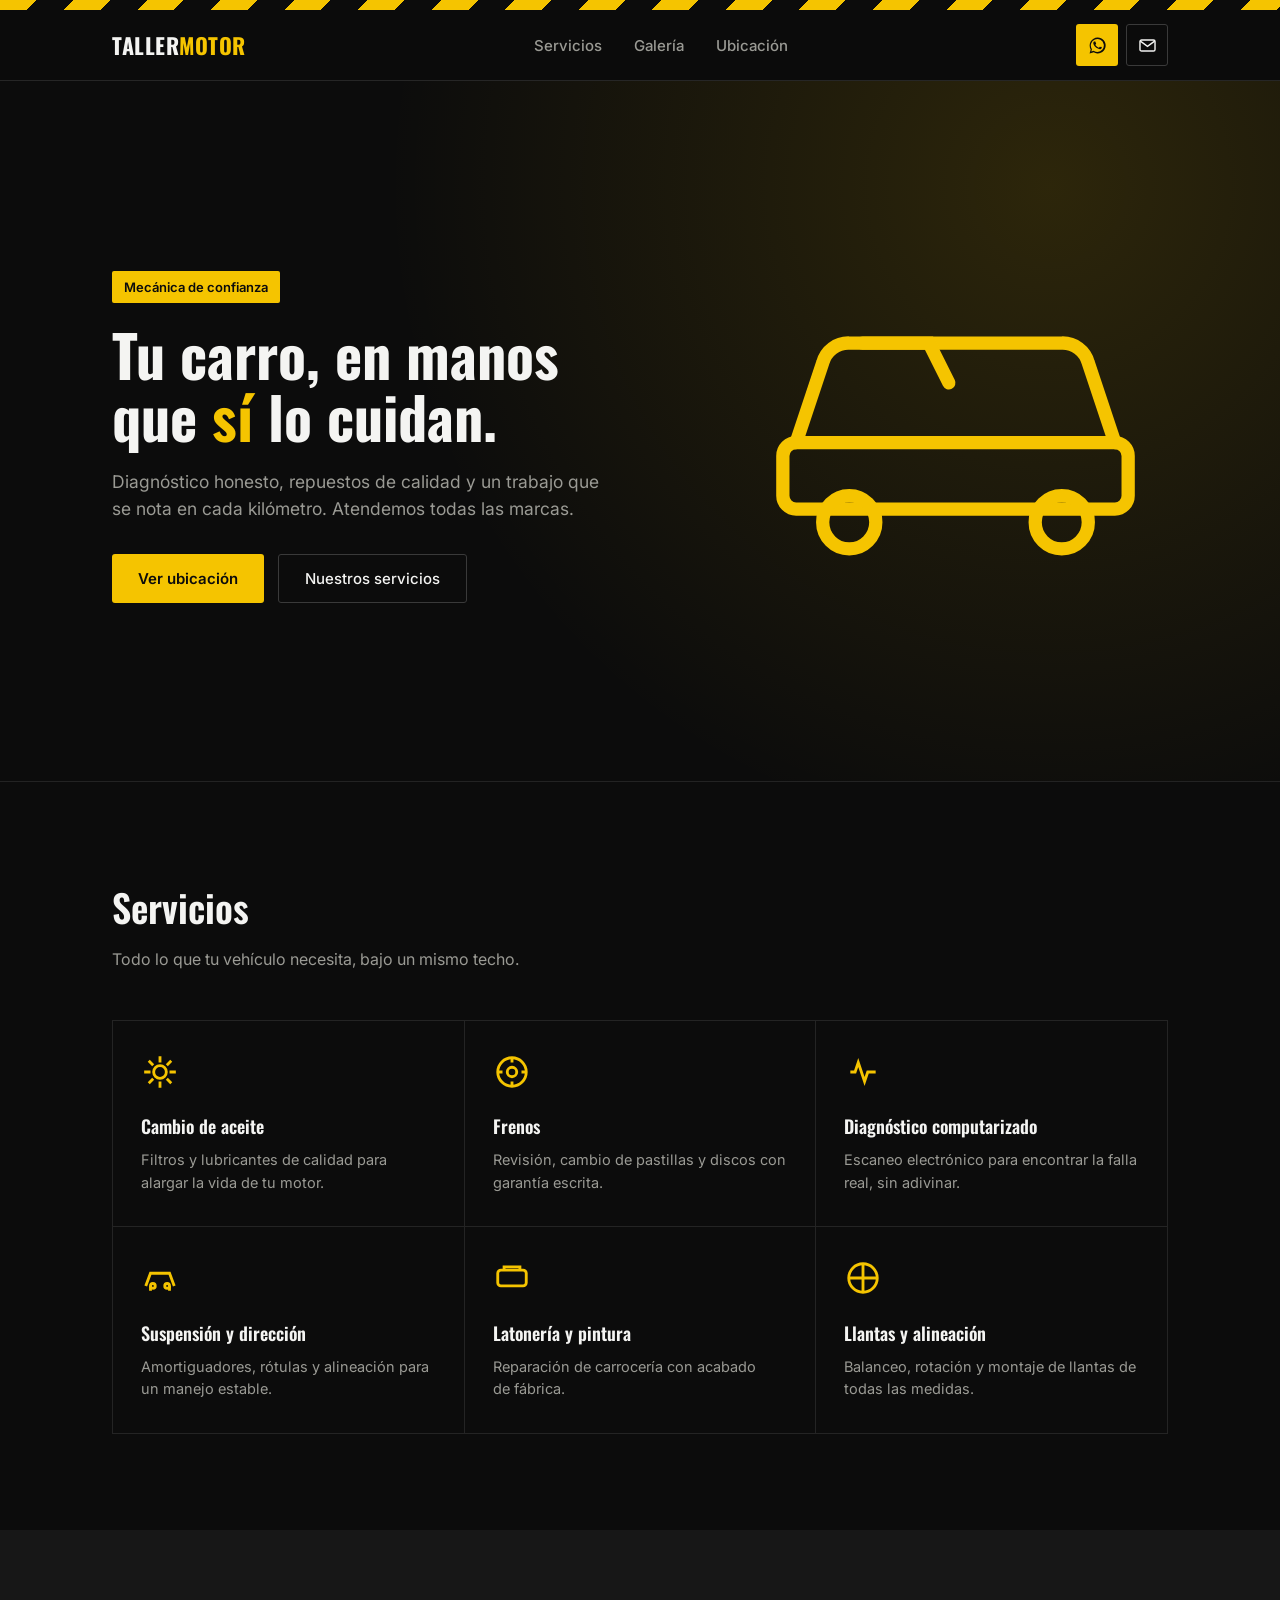
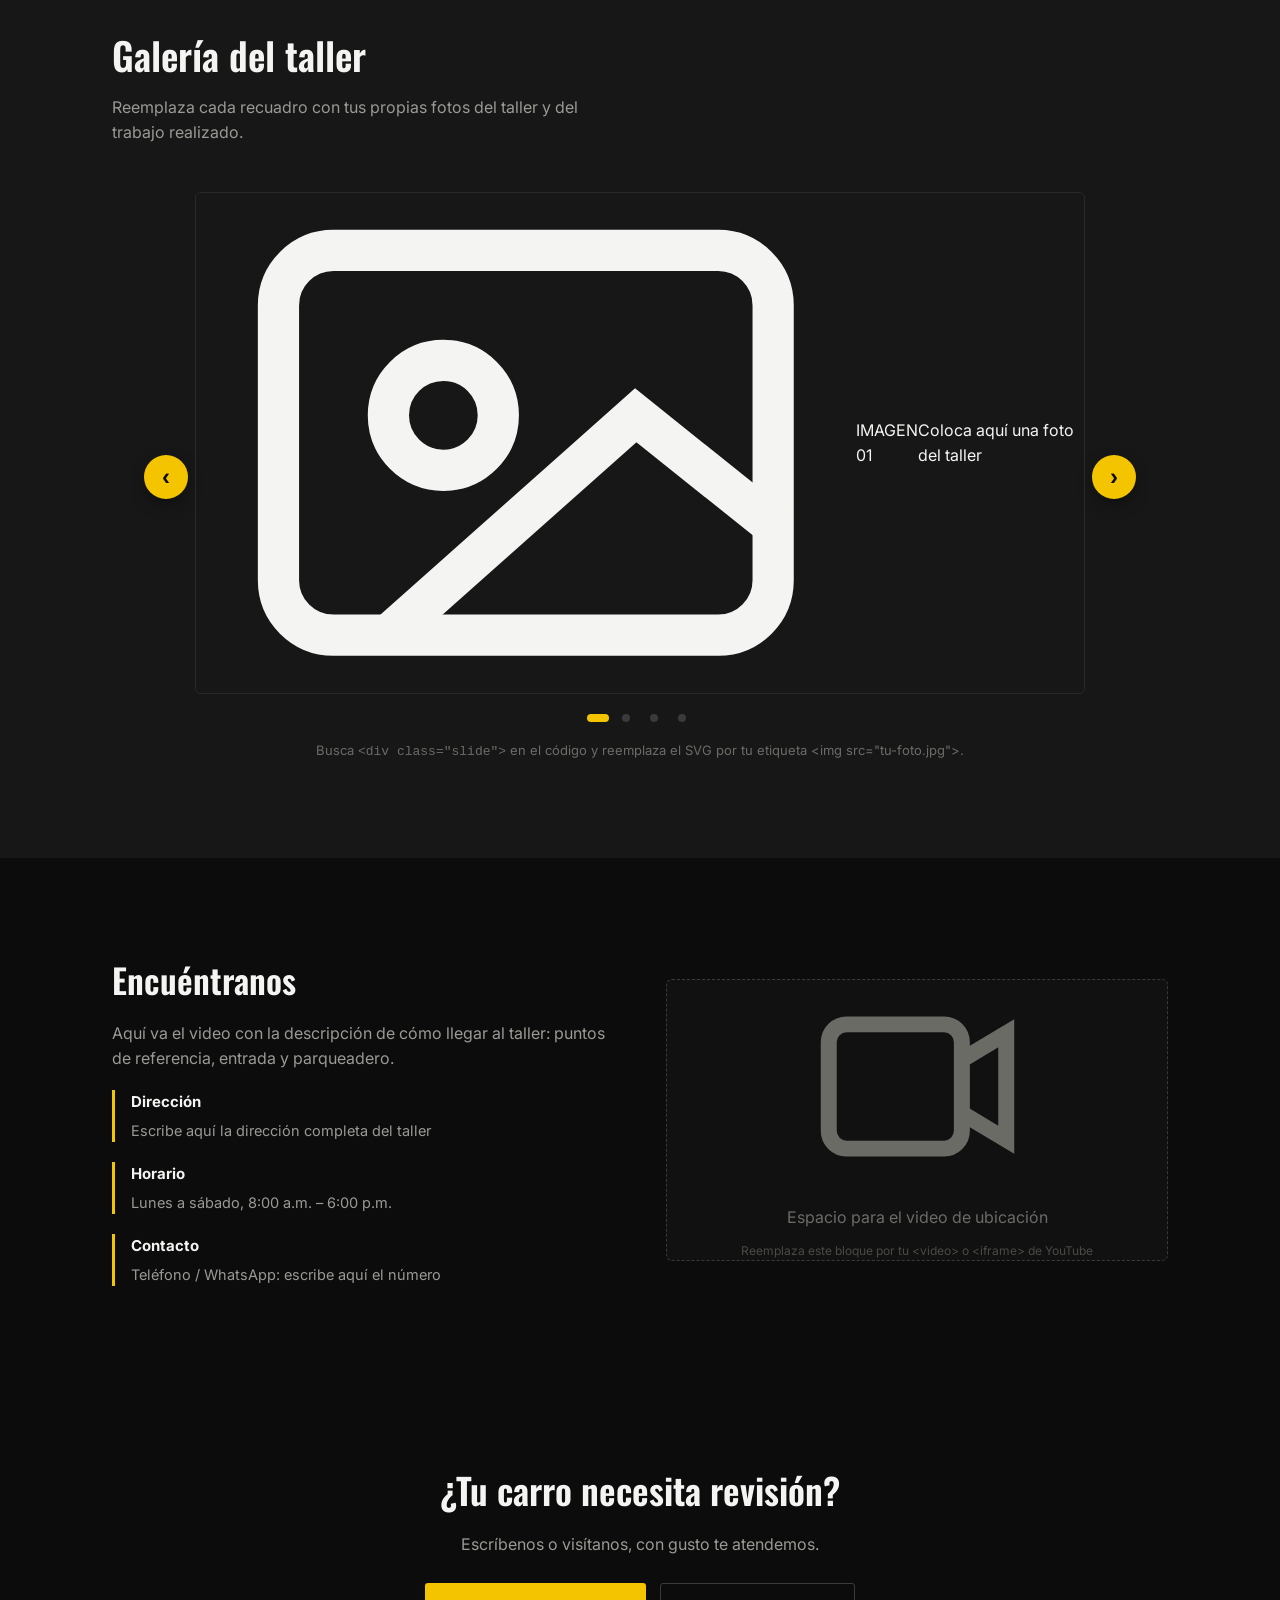
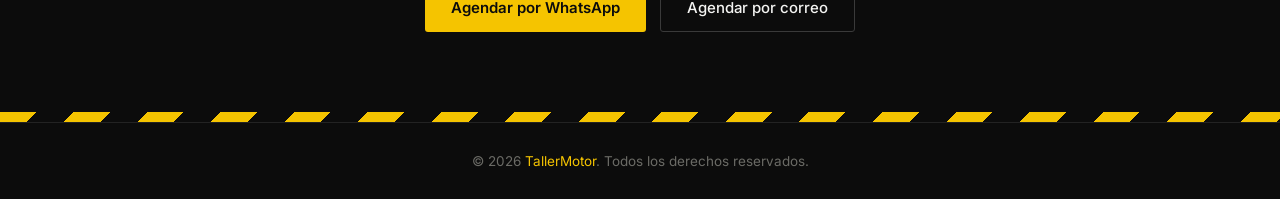
<file: Taller Automotriz.html>
<!DOCTYPE html>
<html lang="es">
<head>
<meta charset="UTF-8">
<meta name="viewport" content="width=device-width, initial-scale=1, viewport-fit=cover">
<title>Taller Automotriz</title>
<link rel="stylesheet" href="styles.css">
<link rel="preconnect" href="https://fonts.googleapis.com">
<link rel="preconnect" href="https://fonts.gstatic.com" crossorigin>
<link href="https://fonts.googleapis.com/css2?family=Oswald:wght@500;600;700&family=Inter:wght@400;500;600&display=swap" rel="stylesheet">
</head>
<body>

<div class="stripe"></div>
<header>
  <nav class="wrap">
    <div class="brand">TALLER<span>MOTOR</span></div>
    <ul>
      <li><a href="#servicios">Servicios</a></li>
      <li><a href="#galeria">Galería</a></li>
      <li><a href="#ubicacion">Ubicación</a></li>
    </ul>
    <div class="nav-actions">
      <a class="icon-btn wa" href="https://wa.me/573001234567?text=Hola%2C%20quiero%20agendar%20una%20cita" target="_blank" rel="noopener" aria-label="Agendar por WhatsApp">
        <svg viewBox="0 0 24 24" fill="currentColor"><path d="M17.5 14.4c-.3-.1-1.7-.8-2-.9-.3-.1-.5-.1-.6.1-.2.3-.7.9-.9 1-.2.2-.3.2-.6.1-.3-.1-1.2-.4-2.3-1.4-.9-.8-1.4-1.7-1.6-2-.2-.3 0-.5.1-.6.1-.1.3-.3.4-.5.1-.1.2-.3.2-.4.1-.2 0-.3 0-.5-.1-.1-.6-1.5-.8-2-.2-.5-.4-.4-.6-.5h-.5c-.2 0-.5.1-.7.3-.2.3-.9.9-.9 2.1s.9 2.5 1.1 2.7c.1.2 1.9 2.9 4.6 4 .6.3 1.1.4 1.5.6.6.2 1.2.2 1.6.1.5-.1 1.7-.7 1.9-1.3.2-.6.2-1.2.2-1.3-.1-.1-.2-.2-.5-.3z"/><path d="M12 2a10 10 0 0 0-8.6 15L2 22l5.2-1.4A10 10 0 1 0 12 2zm0 18.2c-1.6 0-3.1-.4-4.5-1.3l-.3-.2-3 .8.8-2.9-.2-.3A8.2 8.2 0 1 1 12 20.2z"/></svg>
      </a>
      <a class="icon-btn mail" href="mailto:contacto@tutaller.com?subject=Agendar%20cita" aria-label="Agendar por correo">
        <svg viewBox="0 0 24 24" fill="none" stroke="currentColor" stroke-width="1.8"><rect x="2.5" y="5" width="19" height="14" rx="2"/><path d="M3 6.5l9 6.5 9-6.5"/></svg>
      </a>
    </div>
  </nav>
</header>

<section class="hero">
  <div class="wrap">
    <div>
      <span class="eyebrow-tag">Mecánica de confianza</span>
      <h1>Tu carro, en manos que <em>sí</em> lo cuidan.</h1>
      <p>Diagnóstico honesto, repuestos de calidad y un trabajo que se nota en cada kilómetro. Atendemos todas las marcas.</p>
      <div class="hero-actions">
        <a class="btn-primary" href="#ubicacion">Ver ubicación</a>
        <a class="btn-ghost" href="#servicios">Nuestros servicios</a>
      </div>
    </div>
    <div class="hero-visual">
      <svg viewBox="0 0 64 64" fill="none" stroke="currentColor" stroke-width="2" style="color:var(--amarillo)">
        <path d="M8 40l4-12a4 4 0 0 1 4-3h32a4 4 0 0 1 4 3l4 12" stroke-linecap="round" stroke-linejoin="round"/>
        <rect x="6" y="40" width="52" height="10" rx="2"/>
        <circle cx="16" cy="52" r="4"/>
        <circle cx="48" cy="52" r="4"/>
        <path d="M18 25h10l3 6" stroke-linecap="round"/>
      </svg>
    </div>
  </div>
</section>

<section class="section" id="servicios">
  <div class="wrap">
    <div class="section-head">
      <h2>Servicios</h2>
      <p>Todo lo que tu vehículo necesita, bajo un mismo techo.</p>
    </div>
    <div class="servicios-grid">
      <div class="servicio">
        <svg class="icon" viewBox="0 0 24 24" fill="none" stroke="currentColor" stroke-width="1.8"><path d="M12 2v4M12 18v4M4.9 4.9l2.8 2.8M16.3 16.3l2.8 2.8M2 12h4M18 12h4M4.9 19.1l2.8-2.8M16.3 7.7l2.8-2.8"/><circle cx="12" cy="12" r="4"/></svg>
        <h3>Cambio de aceite</h3>
        <p>Filtros y lubricantes de calidad para alargar la vida de tu motor.</p>
      </div>
      <div class="servicio">
        <svg class="icon" viewBox="0 0 24 24" fill="none" stroke="currentColor" stroke-width="1.8"><circle cx="12" cy="12" r="9"/><circle cx="12" cy="12" r="3"/><path d="M12 3v3M12 18v3M3 12h3M18 12h3"/></svg>
        <h3>Frenos</h3>
        <p>Revisión, cambio de pastillas y discos con garantía escrita.</p>
      </div>
      <div class="servicio">
        <svg class="icon" viewBox="0 0 24 24" fill="none" stroke="currentColor" stroke-width="1.8"><path d="M4 12h3l2-6 4 12 2-6h5"/></svg>
        <h3>Diagnóstico computarizado</h3>
        <p>Escaneo electrónico para encontrar la falla real, sin adivinar.</p>
      </div>
      <div class="servicio">
        <svg class="icon" viewBox="0 0 24 24" fill="none" stroke="currentColor" stroke-width="1.8"><path d="M3 17l3-8h12l3 8"/><path d="M6 17v3M18 17v3"/><circle cx="7.5" cy="17" r="1.5"/><circle cx="16.5" cy="17" r="1.5"/></svg>
        <h3>Suspensión y dirección</h3>
        <p>Amortiguadores, rótulas y alineación para un manejo estable.</p>
      </div>
      <div class="servicio">
        <svg class="icon" viewBox="0 0 24 24" fill="none" stroke="currentColor" stroke-width="1.8"><rect x="3" y="7" width="18" height="10" rx="2"/><path d="M7 7V5h10v2"/></svg>
        <h3>Latonería y pintura</h3>
        <p>Reparación de carrocería con acabado de fábrica.</p>
      </div>
      <div class="servicio">
        <svg class="icon" viewBox="0 0 24 24" fill="none" stroke="currentColor" stroke-width="1.8"><path d="M12 3v18M3 12h18"/><circle cx="12" cy="12" r="9"/></svg>
        <h3>Llantas y alineación</h3>
        <p>Balanceo, rotación y montaje de llantas de todas las medidas.</p>
      </div>
    </div>
  </div>
</section>

<section class="section alt" id="galeria">
  <div class="wrap">
    <div class="section-head">
      <h2>Galería del taller</h2>
      <p>Reemplaza cada recuadro con tus propias fotos del taller y del trabajo realizado.</p>
    </div>
    <div class="carrusel">
      <button class="carrusel-btn prev" aria-label="Anterior">‹</button>
      <div class="carrusel-viewport">
        <div class="carrusel-track" id="track">
          <div class="slide"><svg viewBox="0 0 24 24" fill="none" stroke="currentColor" stroke-width="1.5"><rect x="3" y="5" width="18" height="14" rx="2"/><circle cx="9" cy="11" r="2"/><path d="M21 15l-5-4-9 8"/></svg><div class="num">IMAGEN 01</div><div class="txt">Coloca aquí una foto del taller</div></div>
          <div class="slide"><svg viewBox="0 0 24 24" fill="none" stroke="currentColor" stroke-width="1.5"><rect x="3" y="5" width="18" height="14" rx="2"/><circle cx="9" cy="11" r="2"/><path d="M21 15l-5-4-9 8"/></svg><div class="num">IMAGEN 02</div><div class="txt">Coloca aquí una foto de un vehículo atendido</div></div>
          <div class="slide"><svg viewBox="0 0 24 24" fill="none" stroke="currentColor" stroke-width="1.5"><rect x="3" y="5" width="18" height="14" rx="2"/><circle cx="9" cy="11" r="2"/><path d="M21 15l-5-4-9 8"/></svg><div class="num">IMAGEN 03</div><div class="txt">Coloca aquí una foto del equipo de trabajo</div></div>
          <div class="slide"><svg viewBox="0 0 24 24" fill="none" stroke="currentColor" stroke-width="1.5"><rect x="3" y="5" width="18" height="14" rx="2"/><circle cx="9" cy="11" r="2"/><path d="M21 15l-5-4-9 8"/></svg><div class="num">IMAGEN 04</div><div class="txt">Coloca aquí una foto de instalaciones</div></div>
        </div>
      </div>
      <button class="carrusel-btn next" aria-label="Siguiente">›</button>
      <div class="dots" id="dots"></div>
      <p class="carrusel-note">Busca <code>&lt;div class="slide"&gt;</code> en el código y reemplaza el SVG por tu etiqueta &lt;img src="tu-foto.jpg"&gt;.</p>
    </div>
  </div>
</section>

<section class="section ubicacion" id="ubicacion">
  <div class="wrap">
    <div>
      <h2>Encuéntranos</h2>
      <p>Aquí va el video con la descripción de cómo llegar al taller: puntos de referencia, entrada y parqueadero.</p>
      <div class="direccion">
        <strong>Dirección</strong>
        <span>Escribe aquí la dirección completa del taller</span>
      </div>
      <div class="direccion">
        <strong>Horario</strong>
        <span>Lunes a sábado, 8:00 a.m. – 6:00 p.m.</span>
      </div>
      <div class="direccion">
        <strong>Contacto</strong>
        <span>Teléfono / WhatsApp: escribe aquí el número</span>
      </div>
    </div>
    <div class="video-slot">
      <svg viewBox="0 0 24 24" fill="none" stroke="currentColor" stroke-width="1.8"><rect x="2" y="5" width="15" height="14" rx="2"/><path d="M17 9l5-3v12l-5-3"/></svg>
      <span>Espacio para el video de ubicación</span>
      <span style="font-size:12px;color:#4a4a45;">Reemplaza este bloque por tu &lt;video&gt; o &lt;iframe&gt; de YouTube</span>
    </div>
  </div>
</section>

<section class="cta-final">
  <div class="wrap">
    <h2>¿Tu carro necesita revisión?</h2>
    <p>Escríbenos o visítanos, con gusto te atendemos.</p>
    <div class="cta-buttons">
      <a class="btn-primary" href="https://wa.me/573001234567?text=Hola%2C%20quiero%20agendar%20una%20cita" target="_blank" rel="noopener">Agendar por WhatsApp</a>
      <a class="btn-ghost" href="mailto:contacto@tutaller.com?subject=Agendar%20cita">Agendar por correo</a>
    </div>
  </div>
</section>

<div class="stripe"></div>
<footer>
  <div class="wrap">© 2026 <span>TallerMotor</span>. Todos los derechos reservados.</div>
</footer>
<script src="scrip.js"></script>
</body>
</html>
</file>
<file: styles.css>
/* ==========================================================
   VARIABLES Y CONFIGURACIÓN GENERAL
   ========================================================== */

:root{
  --negro:#0c0c0c;
  --negro-2:#171717;
  --amarillo:#f5c400;
  --amarillo-2:#ffe37a;
  --blanco:#f4f4f2;
  --gris:#9a9a94;
  --linea:#262626;

  --gutter:clamp(16px,4vw,32px);
  --section-y:clamp(52px,8vw,96px);
  --ease:cubic-bezier(.2,.7,.2,1);

  box-sizing:border-box;
  padding-top:env(safe-area-inset-top,0px);
  padding-bottom:env(safe-area-inset-bottom,0px);
}

*{
  box-sizing:inherit;
  margin:0;
  padding:0;
}

html{
  scroll-padding-top:calc(env(safe-area-inset-top,0px) + 72px);
  scroll-behavior:smooth;
  -webkit-text-size-adjust:100%;
}

body{
  background:var(--negro);
  color:var(--blanco);
  font-family:'Inter',system-ui,sans-serif;
  line-height:1.55;
  overflow-x:hidden;
  -webkit-tap-highlight-color:transparent;
}

h1,h2,h3,.brand{
  font-family:'Oswald',system-ui,sans-serif;
  text-wrap:balance;
}

p{
  text-wrap:pretty;
}

img{
  max-width:100%;
  display:block;
}

.wrap{
  max-width:1120px;
  margin:0 auto;
  padding:0 var(--gutter);
}


/* ==========================================================
   ACCESIBILIDAD Y SELECCIÓN DE TEXTO
   ========================================================== */

:focus-visible{
  outline:2px solid var(--amarillo);
  outline-offset:3px;
  border-radius:3px;
}

::selection{
  background:var(--amarillo);
  color:var(--negro);
}


/* ==========================================================
   FRANJA DECORATIVA
   ========================================================== */

.stripe{
  height:10px;
  background:
    repeating-linear-gradient(
      135deg,
      var(--amarillo) 0 26px,
      var(--negro) 26px 52px
    );
}


/* ==========================================================
   NAVBAR / ENCABEZADO
   ========================================================== */

header{
  position:sticky;
  top:env(safe-area-inset-top,0px);
  z-index:20;
  background:rgba(12,12,12,.88);
  -webkit-backdrop-filter:blur(8px);
  backdrop-filter:blur(8px);
  border-bottom:1px solid var(--linea);
}

nav.wrap{
  display:flex;
  align-items:center;
  justify-content:space-between;
  gap:16px;
  padding-top:14px;
  padding-bottom:14px;
}

.brand{
  font-size:clamp(19px,2.4vw,22px);
  font-weight:700;
  letter-spacing:.5px;
  color:var(--blanco);
  text-decoration:none;
}

.brand span{
  color:var(--amarillo);
}

nav ul{
  list-style:none;
  display:flex;
  gap:clamp(16px,3vw,32px);
}

nav ul a{
  position:relative;
  color:var(--gris);
  text-decoration:none;
  font-size:15px;
  font-weight:500;
  padding:6px 0;
  transition:color .2s var(--ease);
}

nav ul a::after{
  content:"";
  position:absolute;
  left:0;
  bottom:0;
  width:100%;
  height:2px;
  background:var(--amarillo);
  transform:scaleX(0);
  transform-origin:left;
  transition:transform .25s var(--ease);
}

nav ul a:hover,
nav ul a:focus-visible{
  color:var(--blanco);
}

nav ul a:hover::after,
nav ul a:focus-visible::after{
  transform:scaleX(1);
}


/* ==========================================================
   BOTONES DEL NAV
   ========================================================== */

.nav-actions{
  display:flex;
  gap:8px;
}

.icon-btn{
  width:42px;
  height:42px;
  border-radius:3px;
  display:flex;
  align-items:center;
  justify-content:center;
  text-decoration:none;
  flex-shrink:0;
  transition:
    transform .2s var(--ease),
    background .2s,
    border-color .2s,
    color .2s;
}

.icon-btn svg{
  width:19px;
  height:19px;
}

.icon-btn.wa{
  background:var(--amarillo);
  color:var(--negro);
}

.icon-btn.mail{
  border:1px solid #3a3a3a;
  color:var(--blanco);
}

.icon-btn.wa:hover{
  background:var(--amarillo-2);
}

.icon-btn.mail:hover{
  border-color:var(--amarillo);
  color:var(--amarillo);
}

.icon-btn:active{
  transform:scale(.94);
}


/* ==========================================================
   NAV EN CELULARES
   ========================================================== */

@media (max-width:720px){
  nav ul{
    display:none;
  }
}


/* ==========================================================
   HERO
   ========================================================== */

.hero{
  position:relative;
  padding:clamp(44px,9vw,96px) 0 clamp(48px,8vw,84px);
  background:
    radial-gradient(
      circle at 82% 15%,
      rgba(245,196,0,.14),
      transparent 55%
    ),
    var(--negro);
  border-bottom:1px solid #232323;
}

.hero .wrap{
  display:grid;
  grid-template-columns:minmax(0,1.15fr) minmax(0,.85fr);
  gap:clamp(28px,5vw,56px);
  align-items:center;
}

.eyebrow-tag{
  display:inline-block;
  background:var(--amarillo);
  color:var(--negro);
  padding:6px 12px;
  border-radius:2px;
  font-weight:600;
  font-size:13px;
  margin-bottom:20px;
}

.hero h1{
  font-size:clamp(32px,5.4vw,58px);
  font-weight:700;
  line-height:1.08;
  color:var(--blanco);
}

.hero h1 em{
  font-style:normal;
  color:var(--amarillo);
}

.hero p{
  color:var(--gris);
  font-size:clamp(15.5px,1.6vw,17.5px);
  max-width:46ch;
  margin-top:20px;
}

.hero-actions{
  display:flex;
  gap:14px;
  margin-top:32px;
  flex-wrap:wrap;
}


/* ==========================================================
   BOTONES PRINCIPALES
   ========================================================== */

.btn-primary,
.btn-ghost{
  display:inline-flex;
  align-items:center;
  justify-content:center;
  min-height:48px;
  padding:12px 26px;
  border-radius:3px;
  text-decoration:none;
  font-size:15px;
  transition:
    transform .2s var(--ease),
    background .2s,
    border-color .2s,
    color .2s,
    box-shadow .2s;
}

.btn-primary{
  background:var(--amarillo);
  color:var(--negro);
  font-weight:600;
}

.btn-ghost{
  border:1px solid #3a3a3a;
  color:var(--blanco);
  font-weight:500;
}

.btn-primary:hover{
  background:var(--amarillo-2);
  transform:translateY(-2px);
  box-shadow:0 8px 24px -8px rgba(245,196,0,.55);
}

.btn-ghost:hover{
  border-color:var(--amarillo);
  color:var(--amarillo);
  transform:translateY(-2px);
}

.btn-primary:active,
.btn-ghost:active{
  transform:translateY(0) scale(.98);
  box-shadow:none;
}


/* ==========================================================
   IMAGEN / ILUSTRACIÓN DEL HERO
   ========================================================== */


/* Imagen principal responsive */
.hero-visual {
  width: 100%;
  min-width: 0;
  aspect-ratio: 4 / 5;
  max-height: 520px;
  overflow: hidden;
  border-radius: 6px;
  position: relative;
}

.hero-visual .hero-image {
  display: block;
  width: 100%;
  height: 100%;
  object-fit: cover;
  object-position: center;
  transition: transform .3s ease;
}

/* Tablets */
@media (max-width: 900px) {
  .hero-visual {
    aspect-ratio: 16 / 9;
    max-height: 360px;
  }
}

/* Celulares */
@media (max-width: 600px) {
  .hero-visual {
    width: 100%;
    aspect-ratio: 4 / 3;
    max-height: none;
    border-radius: 5px;
  }

  .hero-visual .hero-image {
    object-fit: contain;
  }
}

/* Celulares pequeños */
@media (max-width: 360px) {
  .hero-visual {
    aspect-ratio: 1 / 1;
  }
}

/* Zoom solo en dispositivos con ratón */
@media (hover: hover) and (pointer: fine) {
  .hero-visual:hover .hero-image {
    transform: scale(1.03);
  }
}



/* ==========================================================
   ANIMACIÓN DEL HERO
   ========================================================== */

@keyframes subir{
  from{
    opacity:0;
    transform:translateY(18px);
  }

  to{
    opacity:1;
    transform:none;
  }
}

.hero .wrap > *{
  animation:subir .7s var(--ease) both;
}

.hero .wrap > *:nth-child(2){
  animation-delay:.12s;
}


/* ==========================================================
   TÍTULOS DE LAS SECCIONES
   ========================================================== */

.section{
  padding:var(--section-y) 0;
}

.section-head{
  max-width:56ch;
  margin-bottom:clamp(28px,4vw,48px);
}

.section-head h2{
  font-size:clamp(26px,3.6vw,38px);
  font-weight:600;
  color:var(--blanco);
}

.section-head p{
  color:var(--gris);
  margin-top:10px;
  font-size:16px;
}

.alt{
  background:var(--negro-2);
}


/* ==========================================================
   SERVICIOS
   ========================================================== */

.servicios-grid{
  display:grid;
  grid-template-columns:repeat(3,minmax(0,1fr));
  gap:1px;
  background:#242424;
  border:1px solid #242424;
}

.servicio{
  position:relative;
  background:var(--negro);
  padding:clamp(22px,3vw,32px) clamp(20px,2.6vw,28px);
  transition:background .25s var(--ease);
}

.servicio::before{
  content:"";
  position:absolute;
  left:0;
  top:0;
  height:3px;
  width:100%;
  background:var(--amarillo);
  transform:scaleX(0);
  transform-origin:left;
  transition:transform .3s var(--ease);
}

.servicio .icon{
  width:38px;
  height:38px;
  color:var(--amarillo);
  margin-bottom:16px;
  transition:transform .3s var(--ease);
}

.servicio h3{
  font-size:18px;
  font-weight:600;
  color:var(--blanco);
  margin-bottom:8px;
}

.servicio p{
  color:var(--gris);
  font-size:14.5px;
}

.servicio:hover,
.servicio:focus-within{
  background:var(--negro-2);
}

.servicio:hover::before,
.servicio:focus-within::before{
  transform:scaleX(1);
}

.servicio:hover .icon{
  transform:translateY(-3px) scale(1.08);
}

@media (max-width:860px){
  .servicios-grid{
    grid-template-columns:repeat(2,minmax(0,1fr));
  }
}

@media (max-width:560px){
  .servicios-grid{
    grid-template-columns:1fr;
  }
}


/* ==========================================================
   CARRUSEL DE GALERÍA
   ========================================================== */

.carrusel{
  position:relative;

  /* Espacio lateral para que los botones tengan sitio */
  padding:0 55px;

  max-width:1000px;
  margin:0 auto;
}


/* Contenedor que recorta las imágenes */
.carrusel-viewport{
  overflow:hidden;
  border-radius:6px;
  border:1px solid #2a2a2a;
  touch-action:pan-y;
}


/* Contenedor que mueve las imágenes */
.carrusel-track{
  display:flex;
  transition:transform .45s var(--ease);
  will-change:transform;
}


/* Cada imagen ocupa exactamente todo el espacio disponible */
.slide{
  min-width:100%;
  aspect-ratio:16/9;
  background:var(--negro-2);
  display:flex;
  align-items:center;
  justify-content:center;
  overflow:hidden;
  user-select:none;
}


/* Las fotografías llenan correctamente el recuadro */
.slide img{
  width:100%;
  height:100%;
  object-fit:cover;
  display:block;
}


/* ==========================================================
   BOTONES LATERALES DEL CARRUSEL
   ========================================================== */

.carrusel-btn{
  position:absolute;

  /* Los coloca exactamente a mitad de la imagen */
  top:50%;
  transform:translateY(-50%);

  /* Tamaño del botón */
  width:44px;
  height:44px;

  /* Apariencia */
  background:var(--amarillo);
  color:var(--negro);
  border:none;
  border-radius:50%;

  /* Texto */
  font-size:24px;
  line-height:1;
  font-weight:700;

  /* Centrar la flecha */
  display:flex;
  align-items:center;
  justify-content:center;

  /* Interacción */
  cursor:pointer;
  z-index:5;

  box-shadow:0 6px 18px -6px rgba(0,0,0,.7);

  transition:
    transform .2s var(--ease),
    background .2s;
}


/* Botón izquierdo */
.carrusel-btn.prev{
  left:4px;
}


/* Botón derecho */
.carrusel-btn.next{
  right:4px;
}


/* Efecto al pasar el cursor */
.carrusel-btn:hover{
  background:var(--amarillo-2);
  transform:translateY(-50%) scale(1.1);
}


/* Efecto al pulsar */
.carrusel-btn:active{
  transform:translateY(-50%) scale(.94);
}


/* ==========================================================
   PUNTOS DEL CARRUSEL
   ========================================================== */

.dots{
  display:flex;
  justify-content:center;
  gap:4px;
  margin-top:12px;
}

.dot{
  position:relative;
  width:24px;
  height:24px;
  border:none;
  background:none;
  cursor:pointer;
}

.dot::after{
  content:"";
  position:absolute;
  left:50%;
  top:50%;
  width:8px;
  height:8px;
  border-radius:999px;
  background:#3a3a3a;
  transform:translate(-50%,-50%);
  transition:
    width .25s var(--ease),
    background .2s;
}

.dot:hover::after{
  background:#6b6b66;
}

.dot.active::after{
  background:var(--amarillo);
  width:22px;
}


/* Texto debajo del carrusel */
.carrusel-note{
  text-align:center;
  color:#6b6b66;
  font-size:13px;
  margin-top:10px;
}


/* ==========================================================
   AJUSTE DEL CARRUSEL PARA TABLETS
   ========================================================== */

@media (max-width:980px){

  .carrusel{
    padding:0 50px;
  }

  .carrusel-btn.prev{
    left:2px;
  }

  .carrusel-btn.next{
    right:2px;
  }
}


/* ==========================================================
   UBICACIÓN Y VIDEO
   ========================================================== */

.ubicacion .wrap{
  display:grid;
  grid-template-columns:repeat(2,minmax(0,1fr));
  gap:clamp(28px,5vw,52px);
  align-items:center;
}

.video-slot{
  aspect-ratio:16/9;
  border-radius:6px;
  border:1px dashed #3a3a3a;
  background:#111;

  display:flex;
  flex-direction:column;
  align-items:center;
  justify-content:center;
  gap:12px;

  color:#6b6b66;

  transition:
    border-color .25s,
    background .25s;

  overflow:hidden;
}


/* El vídeo ocupa todo el espacio */
.video-slot video{
  width:100%;
  height:100%;
  display:block;
  object-fit:cover;
}


/* Información de ubicación */
.ubicacion h2{
  font-size:clamp(24px,3.2vw,34px);
  font-weight:600;
  margin-bottom:14px;
}

.ubicacion p{
  color:var(--gris);
  margin-bottom:12px;
}

.direccion{
  margin-top:20px;
  border-left:3px solid var(--amarillo);
  padding-left:16px;
}

.direccion strong{
  color:var(--blanco);
  display:block;
  font-size:15px;
  margin-bottom:4px;
}

.direccion span{
  color:var(--gris);
  font-size:14.5px;
}


/* ==========================================================
   VIDEO Y UBICACIÓN EN CELULARES
   ========================================================== */

@media (max-width:820px){

  .ubicacion .wrap{
    grid-template-columns:1fr;
  }

}


/* ==========================================================
   CTA FINAL
   ========================================================== */

.cta-final{
  padding:clamp(52px,7vw,80px) 0;
  text-align:center;
}

.cta-final h2{
  font-size:clamp(24px,3.6vw,36px);
  font-weight:600;
  margin-bottom:14px;
}

.cta-final p{
  color:var(--gris);
  margin:0 auto 26px;
  max-width:52ch;
}

.cta-buttons{
  display:flex;
  gap:14px;
  justify-content:center;
  flex-wrap:wrap;
}


/* ==========================================================
   FOOTER
   ========================================================== */

footer{
  border-top:1px solid #232323;
  padding:28px 0;
  text-align:center;
  color:#6b6b66;
  font-size:13.5px;
}

footer span{
  color:var(--amarillo);
}


/* ==========================================================
   TABLET
   ========================================================== */

@media (max-width:900px){

  .hero .wrap{
    grid-template-columns:1fr;
  }

  .hero-visual{
    order:-1;
    aspect-ratio:16/9;
    max-height:360px;
    width:100%;
  }

  .hero p{
    max-width:56ch;
  }

}


/* ==========================================================
   MÓVILES
   ========================================================== */

@media (max-width:600px){

  nav.wrap{
    padding-top:10px;
    padding-bottom:10px;
  }

  .hero-visual{
    aspect-ratio:16/10;
  }

  .hero-actions,
  .cta-buttons{
    flex-direction:column;
    gap:10px;
  }

  .btn-primary,
  .btn-ghost{
    width:100%;
    font-size:14.5px;
  }

  .carrusel-note{
    font-size:12px;
    padding:0 8px;
  }

  .direccion{
    margin-top:16px;
    padding-left:14px;
  }

  /* En celular reducimos el espacio lateral */
  .carrusel{
    padding:0 42px;
  }

  /* Botones un poco más pequeños */
  .carrusel-btn{
    width:38px;
    height:38px;
    font-size:21px;
  }

  .carrusel-btn.prev{
    left:1px;
  }

  .carrusel-btn.next{
    right:1px;
  }

}


/* ==========================================================
   CELULARES MUY PEQUEÑOS
   ========================================================== */

@media (max-width:360px){

  .brand{
    font-size:17px;
  }

  .icon-btn{
    width:40px;
    height:40px;
  }

}


/* ==========================================================
   PANTALLAS GRANDES
   ========================================================== */

@media (min-width:1400px){

  .wrap{
    max-width:1240px;
  }

}


/* ==========================================================
   CELULAR HORIZONTAL
   ========================================================== */

@media (max-height:480px) and (orientation:landscape){

  .hero{
    padding:32px 0;
  }

  .hero-visual{
    display:none;
  }

}


/* ==========================================================
   DISPOSITIVOS TÁCTILES
   ========================================================== */

@media (hover:none){

  .btn-primary:hover,
  .btn-ghost:hover,
  .icon-btn:hover,
  .carrusel-btn:hover{
    transform:none;
    box-shadow:none;
  }

  .carrusel-btn:hover{
    transform:translateY(-50%);
  }

  .hero-visual:hover::before,
  .hero-visual:hover svg{
    transform:none;
  }

}


/* ==========================================================
   REDUCCIÓN DE ANIMACIONES
   ========================================================== */

@media (prefers-reduced-motion:reduce){

  html{
    scroll-behavior:auto;
  }

  *,
  *::before,
  *::after{
    animation-duration:.01ms !important;
    animation-delay:0s !important;
    transition-duration:.01ms !important;
  }

}
</file>
